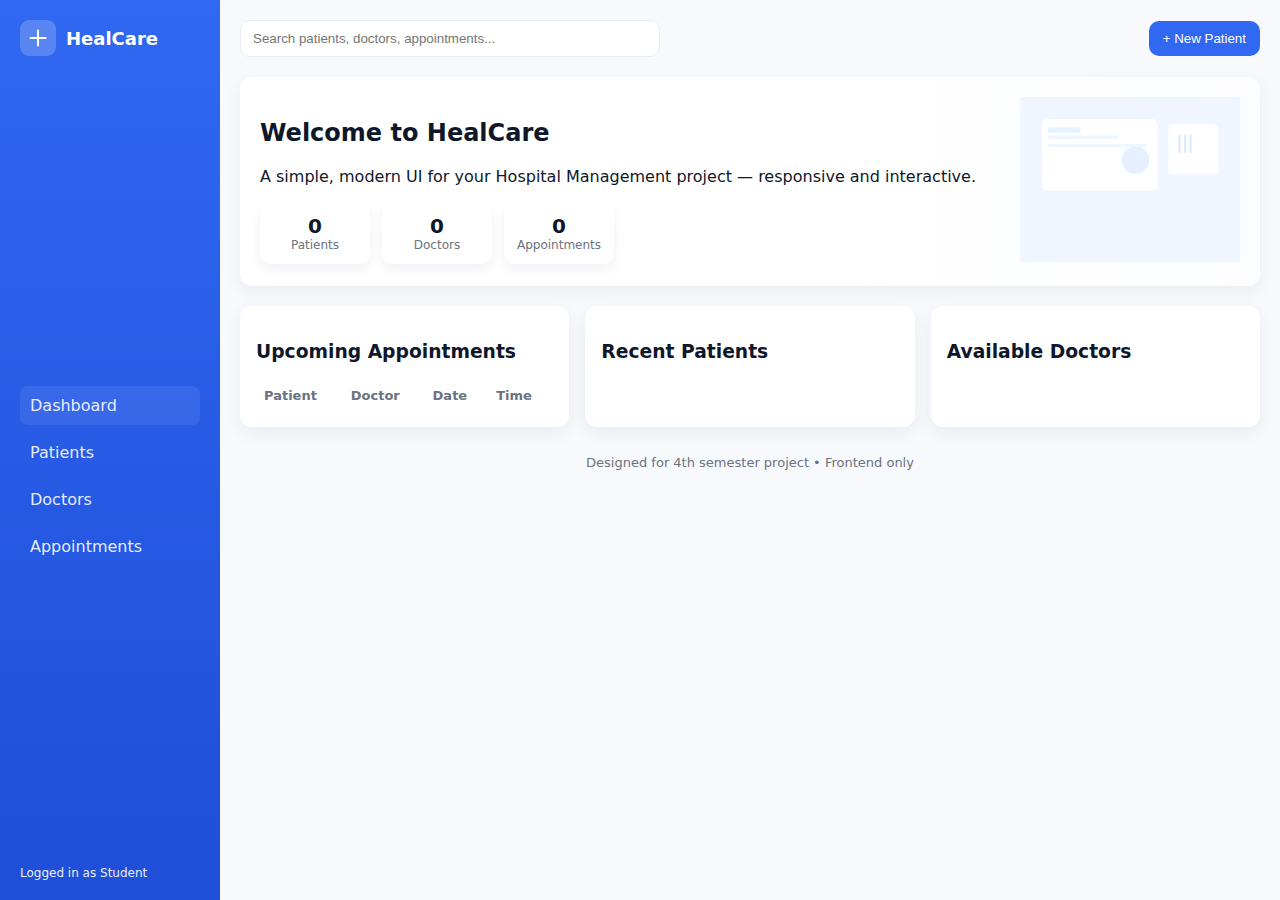
<file: index.html>
<!doctype html>
<html lang="en">
<head>
<meta charset="utf-8" />
<meta name="viewport" content="width=device-width,initial-scale=1" />
<title>Hospital Management — Dashboard</title>
<link rel="stylesheet" href="style.css">
</head>
<body>
<div class="app">
  <aside class="sidebar">
    <div class="brand">
      <img src="assets/logo.svg" alt="logo" />
      <h1>HealCare </h1>
    </div>
    <nav class="menu">
      <a class="active" href="index.html">Dashboard</a>
      <a href="patients.html">Patients</a>
      <a href="doctors.html">Doctors</a>
      <a href="appointments.html">Appointments</a>
    </nav>
    <div class="sidebar-footer">Logged in as Student</div>
  </aside>

  <main class="main">
    <header class="topbar">
      <div class="search">
        <input id="globalSearch" placeholder="Search patients, doctors, appointments..." />
      </div>
      <div class="actions">
        <button id="addPatientBtn" class="btn">+ New Patient</button>
      </div>
    </header>

    <section class="hero">
      <div class="hero-left">
        <h2>Welcome to HealCare</h2>
        <p>A simple, modern UI for your Hospital Management project — responsive and interactive.</p>
        <div class="stats">
          <div class="card small">
            <div class="value" id="statPatients">0</div>
            <div class="label">Patients</div>
          </div>
          <div class="card small">
            <div class="value" id="statDoctors">0</div>
            <div class="label">Doctors</div>
          </div>
          <div class="card small">
            <div class="value" id="statAppointments">0</div>
            <div class="label">Appointments</div>
          </div>
        </div>
      </div>
      <div class="hero-right">
        <img src="assets/hero.svg" alt="hospital illustration" />
      </div>
    </section>

    <section class="grid">
      <div class="card">
        <h3>Upcoming Appointments</h3>
        <table id="dashAppointments">
          <thead><tr><th>Patient</th><th>Doctor</th><th>Date</th><th>Time</th></tr></thead>
          <tbody></tbody>
        </table>
      </div>

      <div class="card">
        <h3>Recent Patients</h3>
        <ul id="dashPatients" class="list"></ul>
      </div>

      <div class="card">
        <h3>Available Doctors</h3>
        <ul id="dashDoctors" class="list"></ul>
      </div>
    </section>

    <footer class="foot">Designed for 4th semester project • Frontend only</footer>
  </main>
</div>

<!-- Modal template -->
<div id="modal" class="modal hidden">
  <div class="modal-dialog">
    <button id="modalClose" class="modal-close">&times;</button>
    <div id="modalContent"></div>
  </div>
</div>

<script src="script.js"></script>
</body>
</html>
</file>
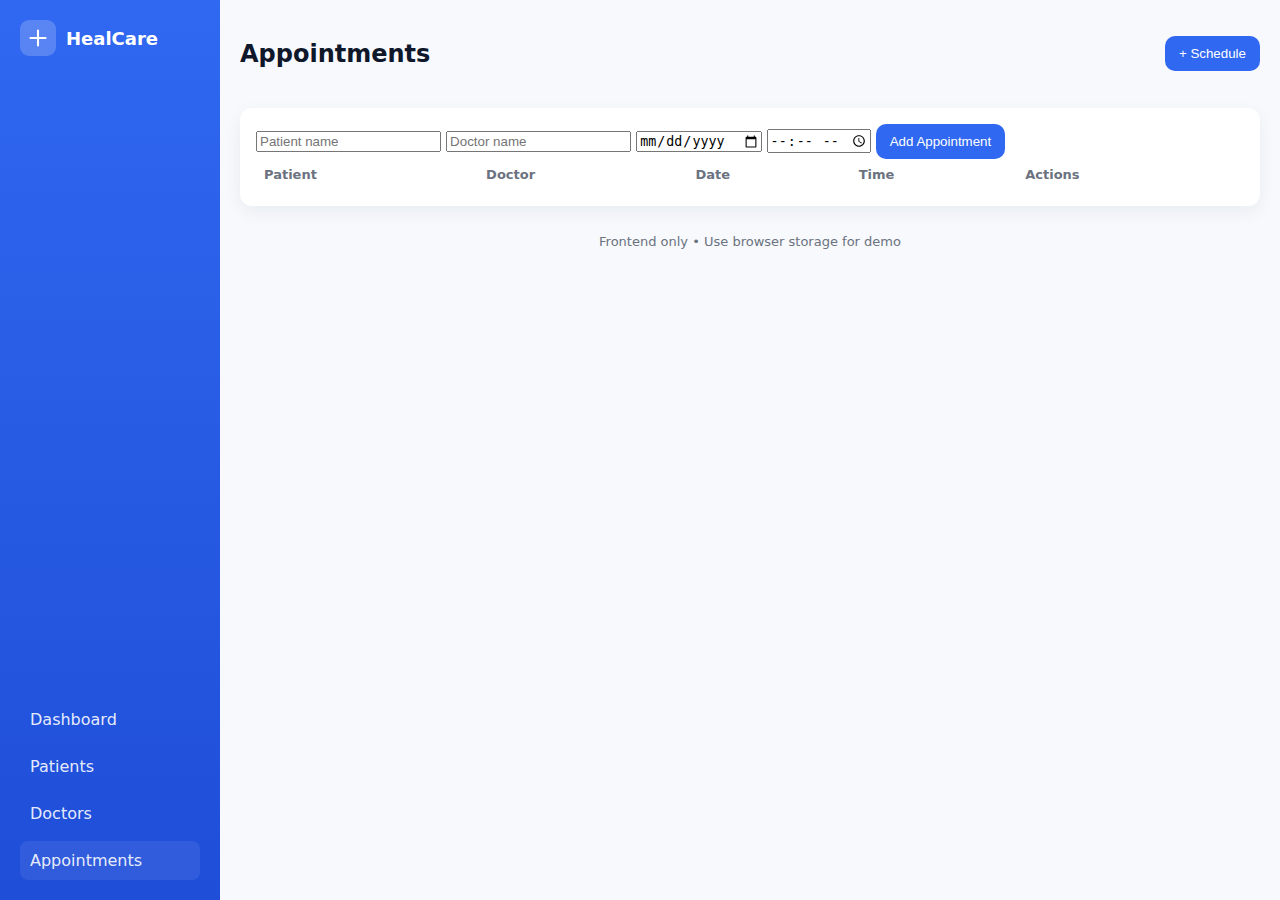
<file: appointments.html>
<!doctype html>
<html lang="en">
<head>
<meta charset="utf-8" />
<meta name="viewport" content="width=device-width,initial-scale=1" />
<title>Appointments — HealCare</title>
<link rel="stylesheet" href="style.css">
</head>
<body>
<div class="app">
  <aside class="sidebar">
    <div class="brand"><img src="assets/logo.svg" alt="logo"/><h1>HealCare</h1></div>
    <nav class="menu">
      <a href="index.html">Dashboard</a>
      <a href="patients.html">Patients</a>
      <a href="doctors.html">Doctors</a>
      <a class="active" href="appointments.html">Appointments</a>
    </nav>
  </aside>

  <main class="main">
    <header class="topbar">
      <h2>Appointments</h2>
      <div class="actions">
        <button id="newAppointment" class="btn">+ Schedule</button>
      </div>
    </header>

    <section class="card">
      <form id="appointmentForm" class="form-grid">
        <input id="ap_patient" placeholder="Patient name" list="patientsList" required>
        <datalist id="patientsList"></datalist>
        <input id="ap_doctor" placeholder="Doctor name" list="doctorsList" required>
        <datalist id="doctorsList"></datalist>
        <input id="ap_date" type="date" required>
        <input id="ap_time" type="time" required>
        <button class="btn">Add Appointment</button>
      </form>

      <div class="table-wrap">
        <table id="appointmentTable">
          <thead><tr><th>Patient</th><th>Doctor</th><th>Date</th><th>Time</th><th>Actions</th></tr></thead>
          <tbody></tbody>
        </table>
      </div>
    </section>

    <footer class="foot">Frontend only • Use browser storage for demo</footer>
  </main>
</div>

<!-- Modal -->
<div id="modal" class="modal hidden">
  <div class="modal-dialog">
    <button id="modalClose" class="modal-close">&times;</button>
    <div id="modalContent"></div>
  </div>
</div>

<script src="script.js"></script>
</body>
</html>
</file>
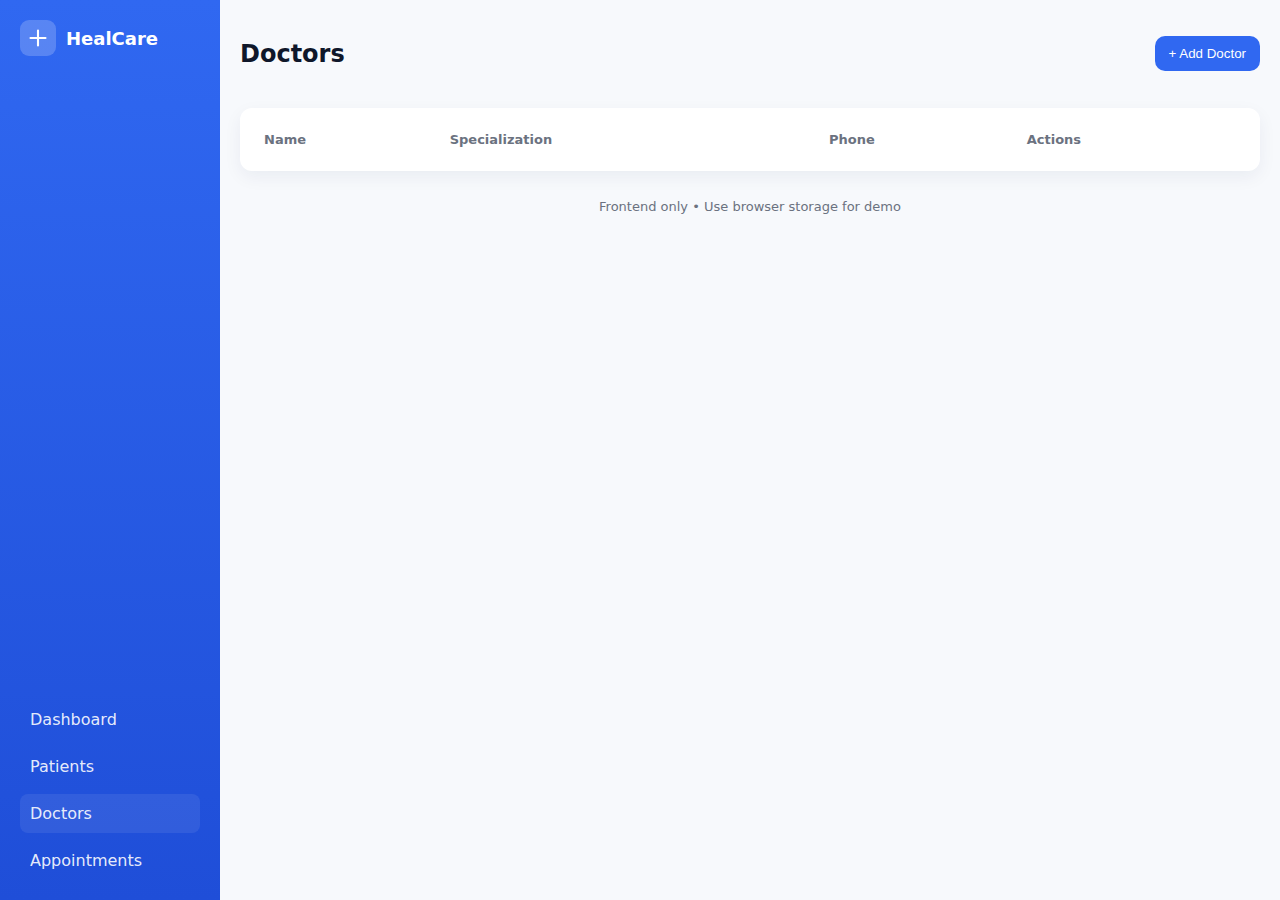
<file: doctors.html>
<!doctype html>
<html lang="en">
<head>
<meta charset="utf-8" />
<meta name="viewport" content="width=device-width,initial-scale=1" />
<title>Doctors — HealCare</title>
<link rel="stylesheet" href="style.css">
</head>
<body>
<div class="app">
  <aside class="sidebar">
    <div class="brand"><img src="assets/logo.svg" alt="logo"/><h1>HealCare</h1></div>
    <nav class="menu">
      <a href="index.html">Dashboard</a>
      <a href="patients.html">Patients</a>
      <a class="active" href="doctors.html">Doctors</a>
      <a href="appointments.html">Appointments</a>
    </nav>
  </aside>

  <main class="main">
    <header class="topbar">
      <h2>Doctors</h2>
      <div class="actions">
        <button id="newDoctor" class="btn">+ Add Doctor</button>
      </div>
    </header>

    <section class="card">
      <div class="table-wrap">
        <table id="doctorTable">
          <thead><tr><th>Name</th><th>Specialization</th><th>Phone</th><th>Actions</th></tr></thead>
          <tbody></tbody>
        </table>
      </div>
    </section>

    <footer class="foot">Frontend only • Use browser storage for demo</footer>
  </main>
</div>

<!-- Modal -->
<div id="modal" class="modal hidden">
  <div class="modal-dialog">
    <button id="modalClose" class="modal-close">&times;</button>
    <div id="modalContent"></div>
  </div>
</div>

<script src="script.js"></script>
</body>
</html>
</file>
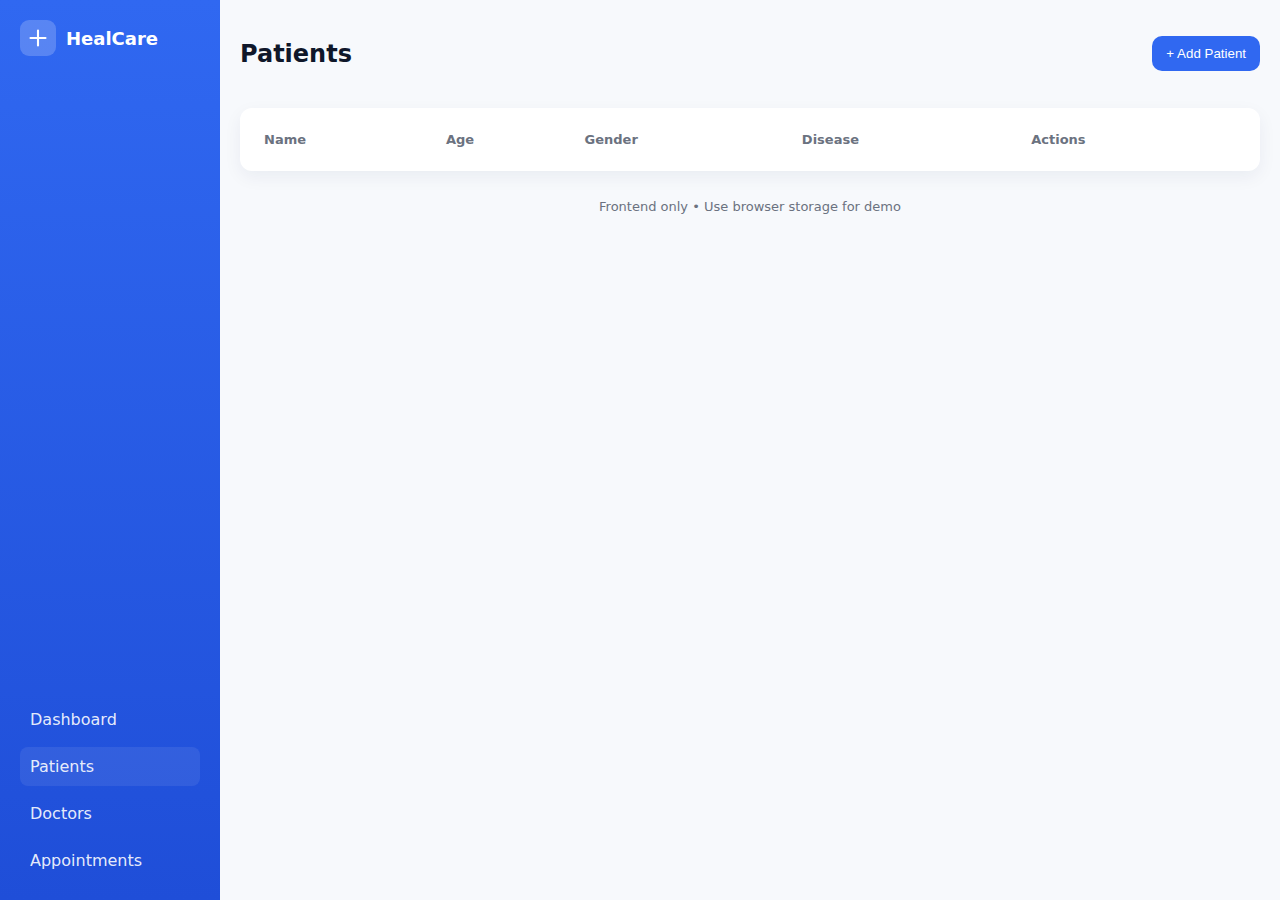
<file: patients.html>
<!doctype html>
<html lang="en">
<head>
<meta charset="utf-8" />
<meta name="viewport" content="width=device-width,initial-scale=1" />
<title>Patients — HealCare</title>
<link rel="stylesheet" href="style.css">
</head>
<body>
<div class="app">
  <aside class="sidebar">
    <div class="brand"><img src="assets/logo.svg" alt="logo"/><h1>HealCare</h1></div>
    <nav class="menu">
      <a href="index.html">Dashboard</a>
      <a class="active" href="patients.html">Patients</a>
      <a href="doctors.html">Doctors</a>
      <a href="appointments.html">Appointments</a>
    </nav>
  </aside>

  <main class="main">
    <header class="topbar">
      <h2>Patients</h2>
      <div class="actions">
        <button id="newPatient" class="btn">+ Add Patient</button>
      </div>
    </header>

    <section class="card">
      <div class="table-wrap">
        <table id="patientTable">
          <thead><tr><th>Name</th><th>Age</th><th>Gender</th><th>Disease</th><th>Actions</th></tr></thead>
          <tbody></tbody>
        </table>
      </div>
    </section>

    <footer class="foot">Frontend only • Use browser storage for demo</footer>
  </main>
</div>

<!-- Modal -->
<div id="modal" class="modal hidden">
  <div class="modal-dialog">
    <button id="modalClose" class="modal-close">&times;</button>
    <div id="modalContent"></div>
  </div>
</div>

<script src="script.js"></script>
</body>
</html>
</file>
<file: style.css>
:root{
  --bg:#f7f9fc; --card:#ffffff; --accent:#3068f1; --muted:#6b7280;
}
*{box-sizing:border-box}
body{margin:0;font-family:Inter, system-ui, Arial, sans-serif;background:var(--bg);color:#0f172a}
.app{display:flex;min-height:100vh}
.sidebar{width:220px;background:linear-gradient(180deg,var(--accent),#1f4ed8);color:white;padding:20px;display:flex;flex-direction:column;justify-content:space-between}
.brand{display:flex;align-items:center;gap:10px}
.brand img{width:36px;height:36px}
.brand h1{font-size:18px;margin:0}
.menu{margin-top:30px;display:flex;flex-direction:column;gap:8px}
.menu a{color:rgba(255,255,255,0.9);text-decoration:none;padding:10px;border-radius:8px}
.menu a.active, .menu a:hover{background:rgba(255,255,255,0.08)}
.sidebar-footer{font-size:12px;opacity:0.9}

.main{flex:1;padding:20px;display:flex;flex-direction:column;gap:20px}
.topbar{display:flex;justify-content:space-between;align-items:center}
.search input{padding:10px 12px;border-radius:10px;border:1px solid #e6edf6;width:420px;max-width:60vw}
.btn{background:var(--accent);color:white;border:none;padding:10px 14px;border-radius:10px;cursor:pointer}
.btn:active{transform:translateY(1px)}

.hero{background:linear-gradient(90deg,#fff 60%, rgba(255,255,255,0.6));display:flex;gap:20px;align-items:center;padding:20px;border-radius:12px;box-shadow:0 6px 18px rgba(12,38,92,0.06)}
.hero-left{flex:1}
.hero-right img{width:220px;max-width:40vw}
.stats{display:flex;gap:12px;margin-top:12px}
.card.small{background:var(--card);padding:12px;border-radius:10px;box-shadow:0 6px 12px rgba(12,38,92,0.06);min-width:110px;text-align:center}
.card.small .value{font-size:20px;font-weight:700}
.card.small .label{font-size:12px;color:var(--muted)}

.grid{display:grid;grid-template-columns:repeat(3,1fr);gap:16px}
.card{background:var(--card);padding:16px;border-radius:12px;box-shadow:0 6px 18px rgba(12,38,92,0.06)}
.table-wrap{overflow:auto}
table{width:100%;border-collapse:collapse}
thead th{text-align:left;padding:8px;color:var(--muted);font-size:13px}
tbody td{padding:12px;border-top:1px solid #eef2ff}
.list{list-style:none;padding:0;margin:0}
.list li{padding:8px 0;border-bottom:1px solid #f1f5f9}

.foot{text-align:center;color:var(--muted);font-size:13px;margin-top:8px}

/* modal */
.modal{position:fixed;inset:0;background:rgba(2,6,23,0.5);display:flex;align-items:center;justify-content:center;padding:20px}
.modal.hidden{display:none}
.modal-dialog{background:var(--card);width:520px;border-radius:12px;padding:18px;position:relative;box-shadow:0 12px 40px rgba(2,6,23,0.2)}
.modal-close{position:absolute;right:12px;top:8px;border:none;background:none;font-size:20px;cursor:pointer}

/* responsive */
@media (max-width:900px){
  .grid{grid-template-columns:1fr}
  .sidebar{display:none}
  .search input{width:220px}
  .hero-right img{display:none}
}
</file>
